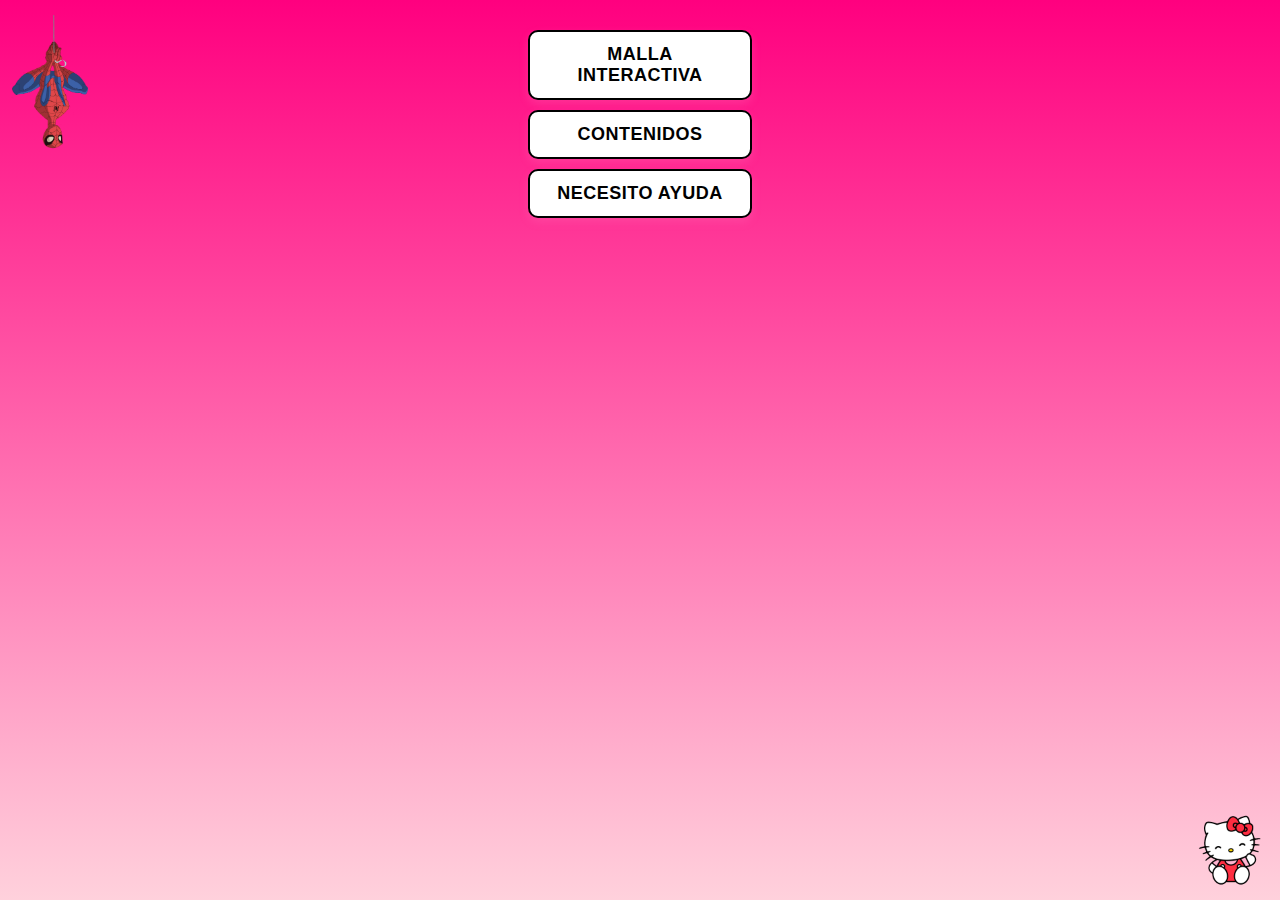
<file: index.html>
<!DOCTYPE html>
<html lang="es">
<head>
  <!-- Favicon general -->
  <link rel="icon" href="icon.png.jpeg" type="image/png">
  <!-- Apple Touch Icon para iOS -->
  <link rel="apple-touch-icon" href="icon.png.jpeg">
  <meta charset="UTF-8" />
  <meta name="viewport" content="width=device-width, initial-scale=1.0"/>
  <title>Malla Interactiva</title>
  <link rel="stylesheet" href="css/style.css">
  <link href="https://fonts.googleapis.com/css2?family=Roboto:wght@400;700&display=swap" rel="stylesheet">
</head>
<body class="index-body"> 
  <img src="img/imagen2.png" class="imagen-izquierda">
  <img src="img/imagen1.gif" class="imagen-derecha">

  <div class="contenedor-botones">
    <button onclick="location.href='malla.html'">MALLA INTERACTIVA</button>
    <button onclick="location.href='contenidos.html'">CONTENIDOS</button>
    <button onclick="location.href='ayuda.html'">NECESITO AYUDA</button>
  </div>
</body>
</html>
</file>
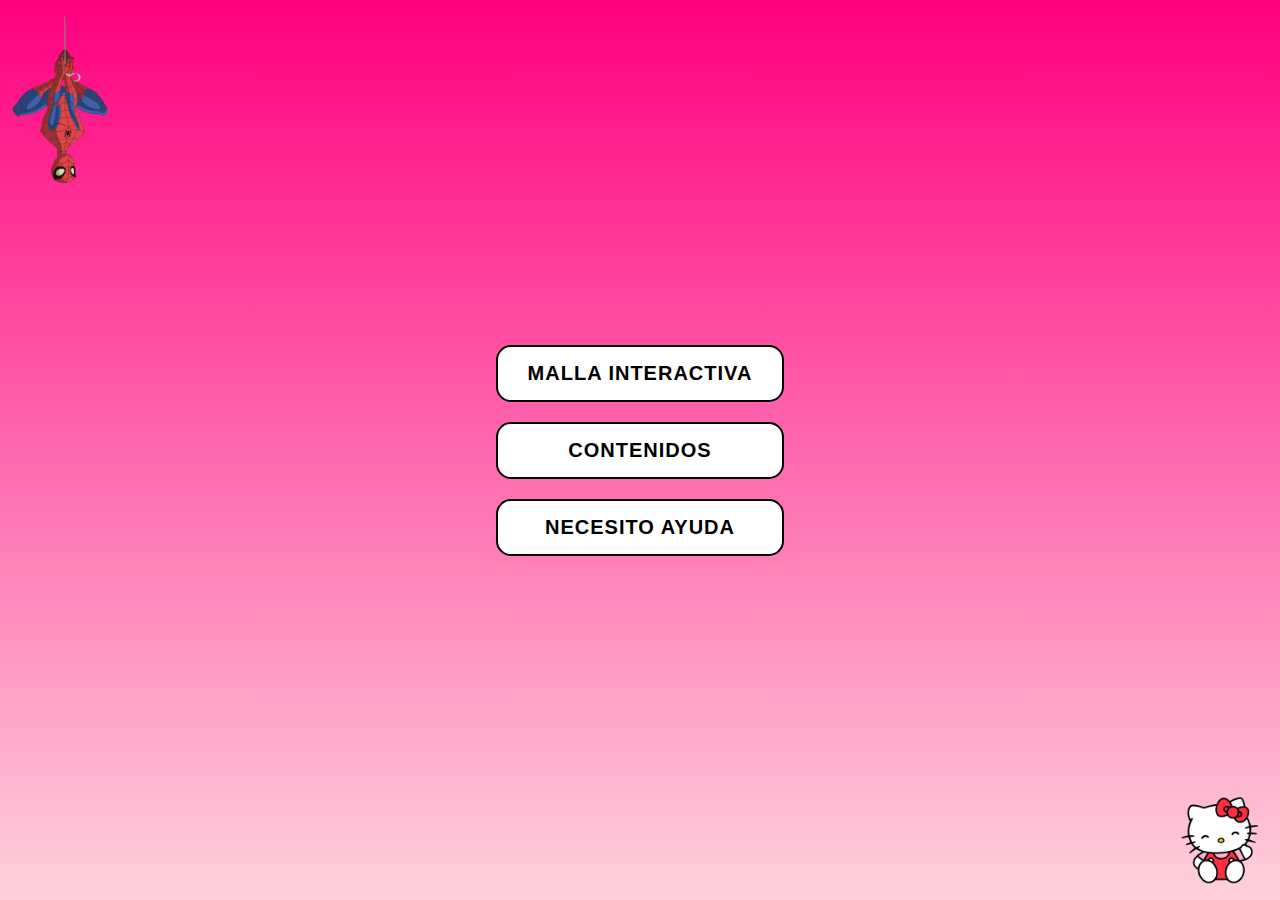
<file: Malla Interactiva Alondrita/index.html>
<!DOCTYPE html>
<html lang="es">
<head>
  <meta charset="UTF-8" />
  <meta name="viewport" content="width=device-width, initial-scale=1.0"/>
  <title>Malla Interactiva</title>
  <link rel="stylesheet" href="css/style.css">
  <link href="https://fonts.googleapis.com/css2?family=Roboto:wght@400;700&display=swap" rel="stylesheet">
</head>
<body>
  <img src="img/imagen2.png" class="imagen-izquierda">
  <img src="img/imagen1.gif" class="imagen-derecha">

  <div class="contenedor-botones">
    <button onclick="location.href='malla.html'">MALLA INTERACTIVA</button>
    <button onclick="location.href='contenidos.html'">CONTENIDOS</button>
    <button onclick="location.href='ayuda.html'">NECESITO AYUDA</button>
  </div>
</body>
</html>
</file>
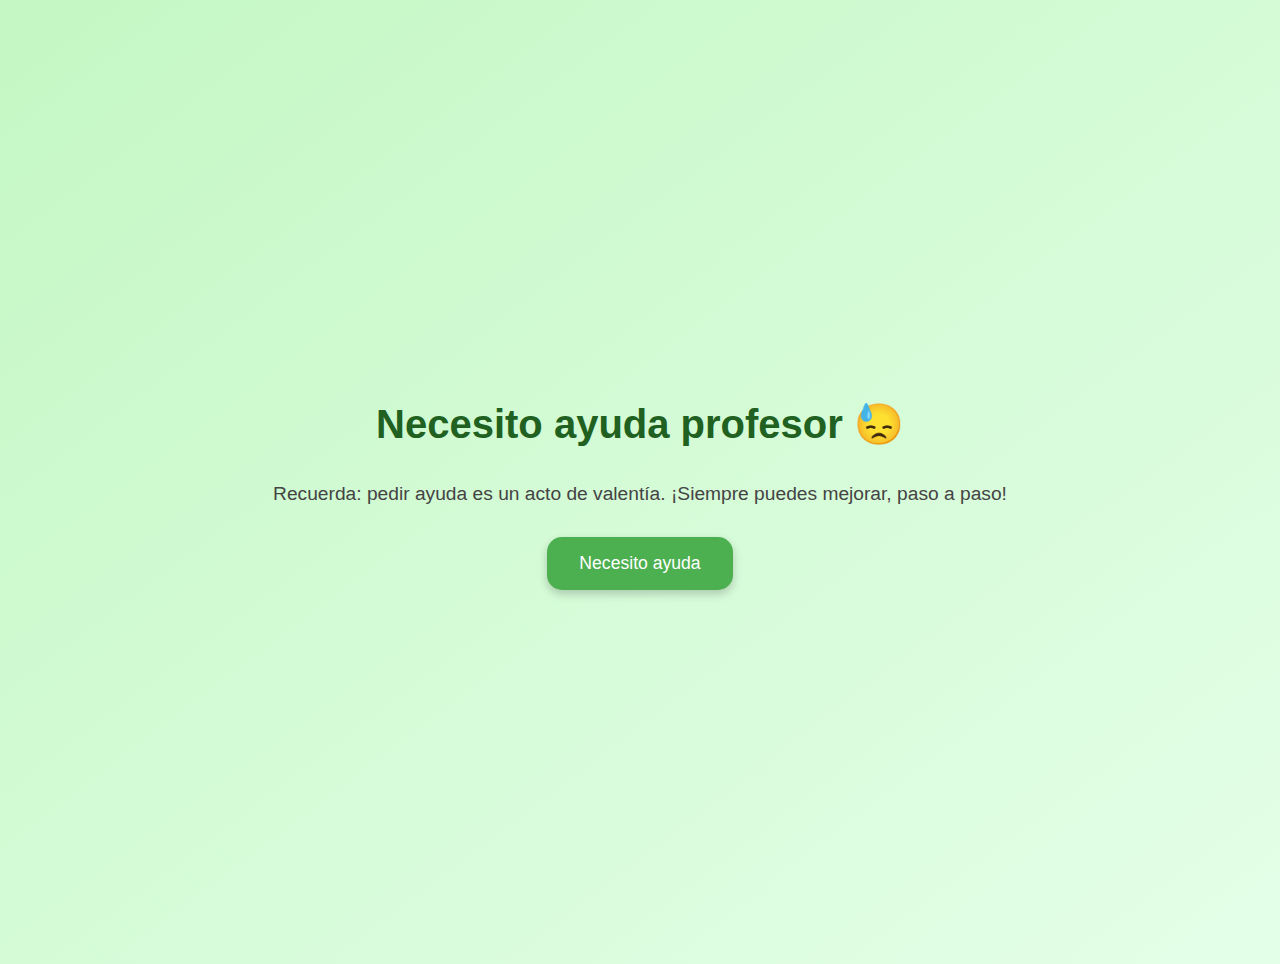
<file: ayuda.html>
<!DOCTYPE html>
<html lang="es">
<head>
  <meta charset="UTF-8" />
  <meta name="viewport" content="width=device-width, initial-scale=1.0"/>
  <title>Ayuda</title>
  <style>
    body {
      margin: 0;
      font-family: "Segoe UI", sans-serif;
      background: linear-gradient(to bottom right, #c4f7c4, #e4ffe8);
      display: flex;
      flex-direction: column;
      align-items: center;
      justify-content: center;
      height: 100vh;
      text-align: center;
      padding: 2rem;
    }

    h1 {
      font-size: 2.5rem;
      color: #206020;
      margin-bottom: 1rem;
    }

    p {
      font-size: 1.2rem;
      color: #444;
      margin-bottom: 2rem;
    }

    .boton-ayuda {
      background-color: #4caf50;
      color: white;
      padding: 1rem 2rem;
      border: none;
      border-radius: 15px;
      font-size: 1.1rem;
      cursor: pointer;
      box-shadow: 0 4px 10px rgba(0,0,0,0.2);
      transition: all 0.3s ease;
      text-decoration: none;
    }

    .boton-ayuda:hover {
      background-color: #45a049;
      transform: scale(1.05);
    }
  </style>
</head>
<body>

  <h1>Necesito ayuda profesor 😓</h1>
  <p>Recuerda: pedir ayuda es un acto de valentía. ¡Siempre puedes mejorar, paso a paso!</p>

  <a class="boton-ayuda" 
     href="https://wa.me/56973039959?text=Hola%20Profesor%20Jaque%2C%20me%20gustar%C3%ADa%20que%20me%20ayudaras%20a%20entender%20mejor%20matem%C3%A1ticas.%20%C2%A1Te%20agradecer%C3%ADa%20mucho%20tu%20apoyo!">
     Necesito ayuda
  </a>

</body>
</html>
</file>
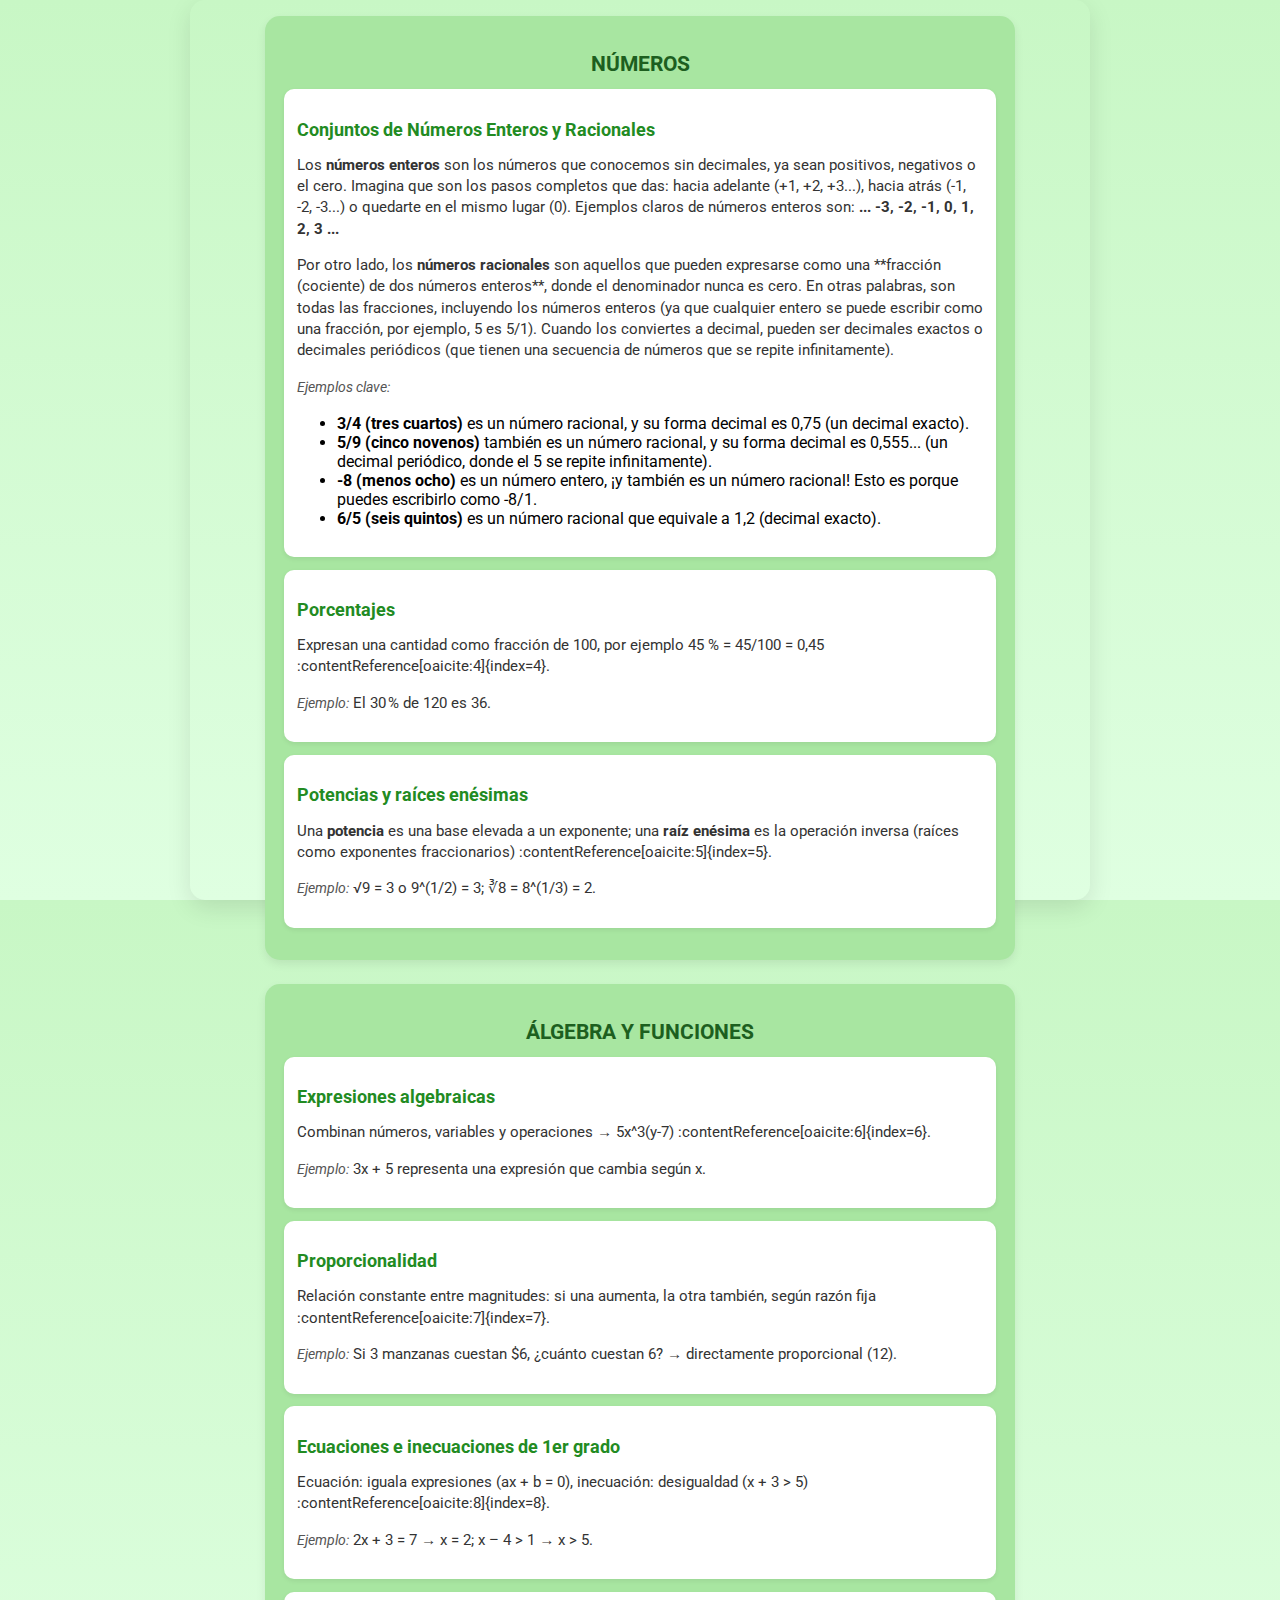
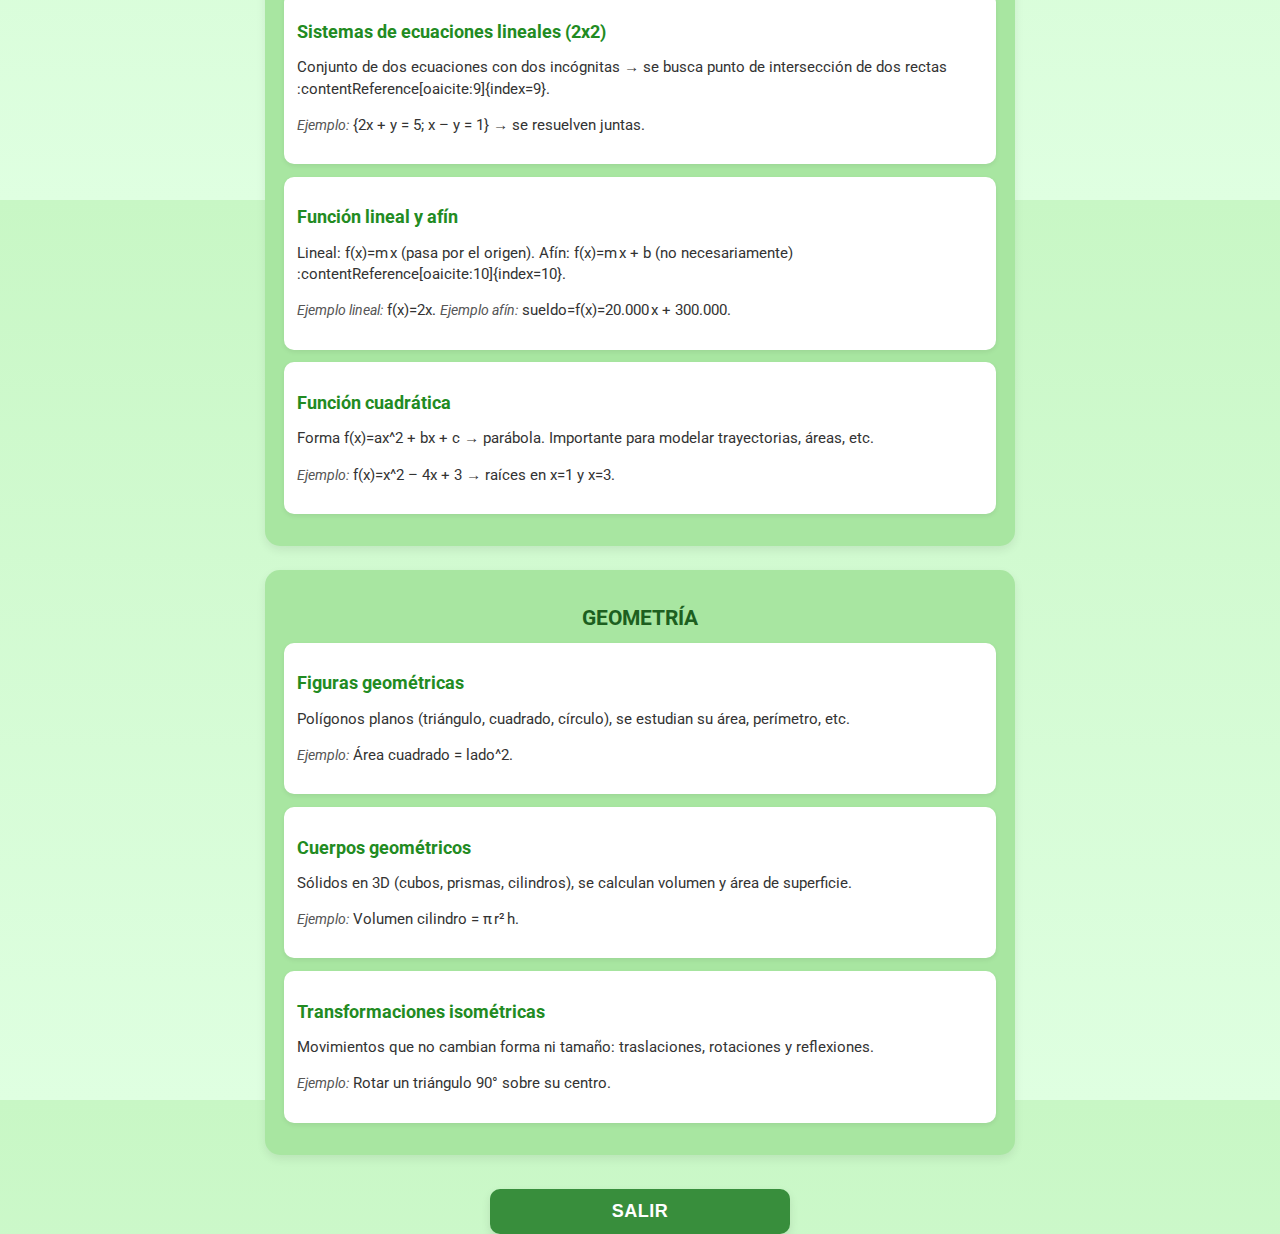
<file: contenidos.html>
<!DOCTYPE html>
<html lang="es">
<head>
  <meta charset="UTF-8">
  <meta name="viewport" content="width=device-width,initial-scale=1.0">
  <title>Contenidos</title>
  <link rel="stylesheet" href="css/style.css">
  <link href="https://fonts.googleapis.com/css2?family=Roboto:wght@400;700&display=swap" rel="stylesheet">
</head>
<body class="main-content">

  <!-- Números -->
  <div class="content-section">
    <h2>NÚMEROS</h2>
    <div class="content-card">
      <h3>Conjuntos de Números Enteros y Racionales</h3>
        <p>
          Los <strong>números enteros</strong> son los números que conocemos sin decimales, ya sean positivos, negativos o el cero. Imagina que son los pasos completos que das: hacia adelante (+1, +2, +3...), hacia atrás (-1, -2, -3...) o quedarte en el mismo lugar (0).
          Ejemplos claros de números enteros son: <strong>... -3, -2, -1, 0, 1, 2, 3 ...</strong>
        </p>
        <p>
          Por otro lado, los <strong>números racionales</strong> son aquellos que pueden expresarse como una **fracción (cociente) de dos números enteros**, donde el denominador nunca es cero. En otras palabras, son todas las fracciones, incluyendo los números enteros (ya que cualquier entero se puede escribir como una fracción, por ejemplo, 5 es 5/1). Cuando los conviertes a decimal, pueden ser decimales exactos o decimales periódicos (que tienen una secuencia de números que se repite infinitamente).
        </p>
        <p>
          <em>Ejemplos clave:</em>
          <ul>
            <li><strong>3/4 (tres cuartos)</strong> es un número racional, y su forma decimal es 0,75 (un decimal exacto).</li>
            <li><strong>5/9 (cinco novenos)</strong> también es un número racional, y su forma decimal es 0,555... (un decimal periódico, donde el 5 se repite infinitamente).</li>
            <li><strong>-8 (menos ocho)</strong> es un número entero, ¡y también es un número racional! Esto es porque puedes escribirlo como -8/1.</li>
            <li><strong>6/5 (seis quintos)</strong> es un número racional que equivale a 1,2 (decimal exacto).</li>
          </ul>
        </p>
    </div>
    <div class="content-card">
      <h3>Porcentajes</h3>
      <p>Expresan una cantidad como fracción de 100, por ejemplo 45 % = 45/100 = 0,45 :contentReference[oaicite:4]{index=4}.</p>
      <p><em>Ejemplo:</em> El 30 % de 120 es 36.</p>
    </div>
    <div class="content-card">
      <h3>Potencias y raíces enésimas</h3>
      <p>Una <strong>potencia</strong> es una base elevada a un exponente; una <strong>raíz enésima</strong> es la operación inversa (raíces como exponentes fraccionarios) :contentReference[oaicite:5]{index=5}.</p>
      <p><em>Ejemplo:</em> √9 = 3 o 9^(1/2) = 3; ∛8 = 8^(1/3) = 2.</p>
    </div>
  </div>

  <!-- Álgebra y funciones -->
  <div class="content-section">
    <h2>ÁLGEBRA Y FUNCIONES</h2>
    <div class="content-card">
      <h3>Expresiones algebraicas</h3>
      <p>Combinan números, variables y operaciones → 5x^3(y‑7) :contentReference[oaicite:6]{index=6}.</p>
      <p><em>Ejemplo:</em> 3x + 5 representa una expresión que cambia según x.</p>
    </div>
    <div class="content-card">
      <h3>Proporcionalidad</h3>
      <p>Relación constante entre magnitudes: si una aumenta, la otra también, según razón fija :contentReference[oaicite:7]{index=7}.</p>
      <p><em>Ejemplo:</em> Si 3 manzanas cuestan $6, ¿cuánto cuestan 6? → directamente proporcional (12).</p>
    </div>
    <div class="content-card">
      <h3>Ecuaciones e inecuaciones de 1er grado</h3>
      <p>Ecuación: iguala expresiones (ax + b = 0), inecuación: desigualdad (x + 3 > 5) :contentReference[oaicite:8]{index=8}.</p>
      <p><em>Ejemplo:</em> 2x + 3 = 7 → x = 2; x – 4 &gt; 1 → x &gt; 5.</p>
    </div>
    <div class="content-card">
      <h3>Sistemas de ecuaciones lineales (2x2)</h3>
      <p>Conjunto de dos ecuaciones con dos incógnitas → se busca punto de intersección de dos rectas :contentReference[oaicite:9]{index=9}.</p>
      <p><em>Ejemplo:</em> {2x + y = 5; x – y = 1} → se resuelven juntas.</p>
    </div>
    <div class="content-card">
      <h3>Función lineal y afín</h3>
      <p>Lineal: f(x)=m x (pasa por el origen). Afín: f(x)=m x + b (no necesariamente) :contentReference[oaicite:10]{index=10}.</p>
      <p><em>Ejemplo lineal:</em> f(x)=2x. <em>Ejemplo afín:</em> sueldo=f(x)=20.000 x + 300.000.</p>
    </div>
    <div class="content-card">
      <h3>Función cuadrática</h3>
      <p>Forma f(x)=ax^2 + bx + c → parábola. Importante para modelar trayectorias, áreas, etc.</p>
      <p><em>Ejemplo:</em> f(x)=x^2 – 4x + 3 → raíces en x=1 y x=3.</p>
    </div>
  </div>

  <!-- Geometría -->
  <div class="content-section">
    <h2>GEOMETRÍA</h2>
    <div class="content-card">
      <h3>Figuras geométricas</h3>
      <p>Polígonos planos (triángulo, cuadrado, círculo), se estudian su área, perímetro, etc.</p>
      <p><em>Ejemplo:</em> Área cuadrado = lado^2.</p>
    </div>
    <div class="content-card">
      <h3>Cuerpos geométricos</h3>
      <p>Sólidos en 3D (cubos, prismas, cilindros), se calculan volumen y área de superficie.</p>
      <p><em>Ejemplo:</em> Volumen cilindro = π r² h.</p>
    </div>
    <div class="content-card">
      <h3>Transformaciones isométricas</h3>
      <p>Movimientos que no cambian forma ni tamaño: traslaciones, rotaciones y reflexiones.</p>
      <p><em>Ejemplo:</em> Rotar un triángulo 90° sobre su centro.</p>
    </div>
  </div>

  <button class="btn-salir" onclick="location.href='index.html'">SALIR</button>
</body>
</html>
</file>
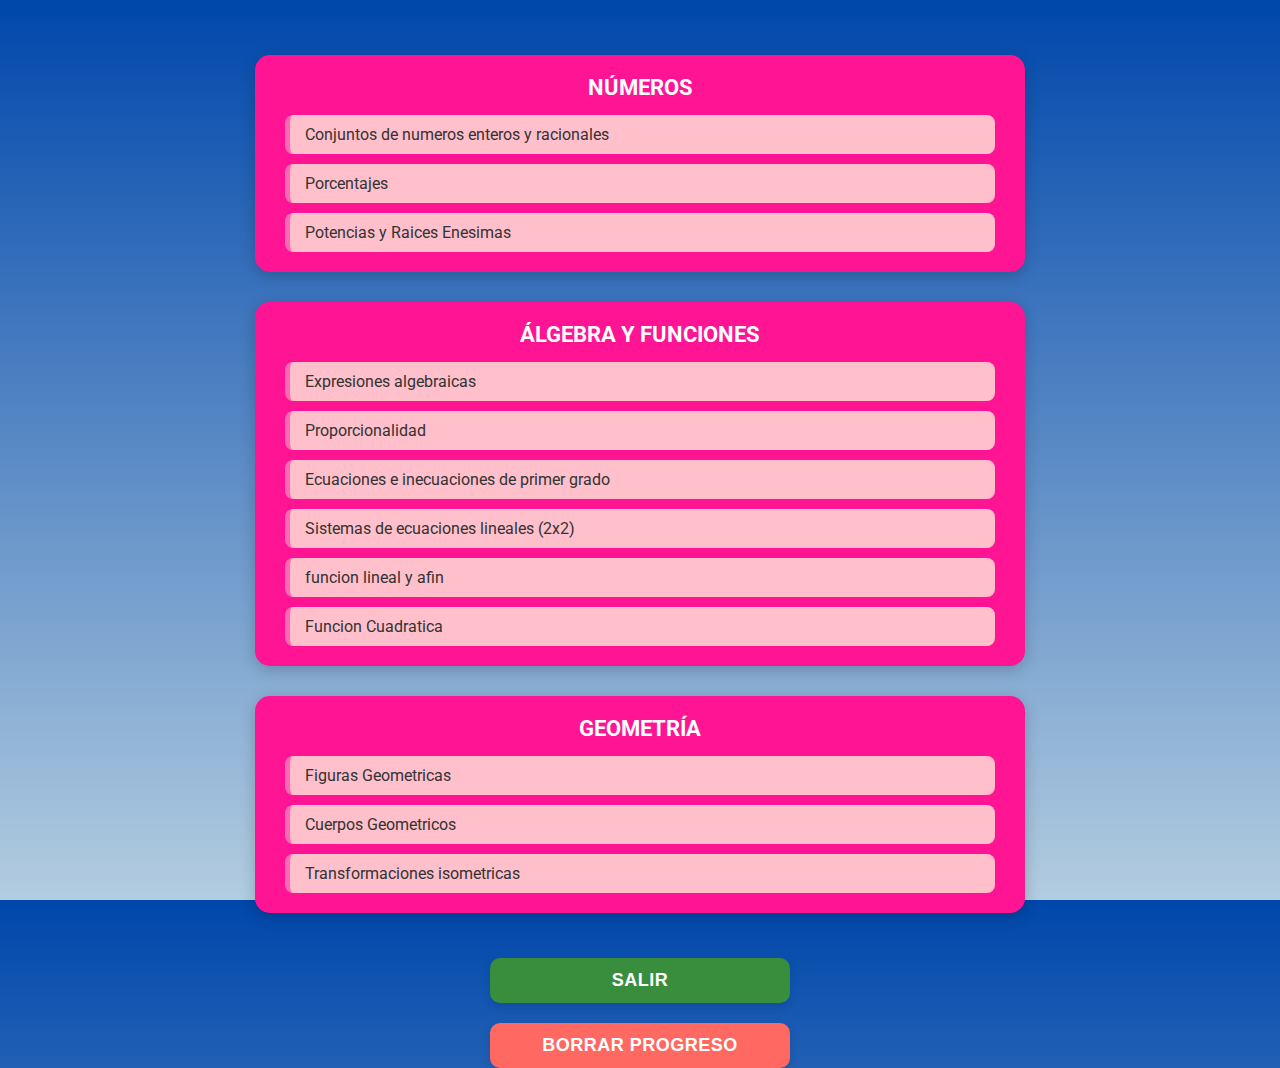
<file: malla.html>
<!DOCTYPE html>
<html lang="es">
<head>
  <meta charset="UTF-8" />
  <meta name="viewport" content="width=device-width, initial-scale=1.0"/>
  <title>Malla Interactiva</title>
  <link rel="stylesheet" href="css/style.css" />
  <link href="https://fonts.googleapis.com/css2?family=Roboto:wght@400;700&display=swap" rel="stylesheet">
</head>
<body class="malla-body">
  <div class="contenedor-malla" id="contenedorMalla">
    <!-- Aquí se inyectarán los contenidos dinámicamente -->
  </div>

  <button class="btn-salir" onclick="location.href='index.html'">SALIR</button>

  <button class="btn-borrar" id="btnBorrar">BORRAR PROGRESO</button>

  <script src="js/malla.js"></script>
</body>
</html>
</file>
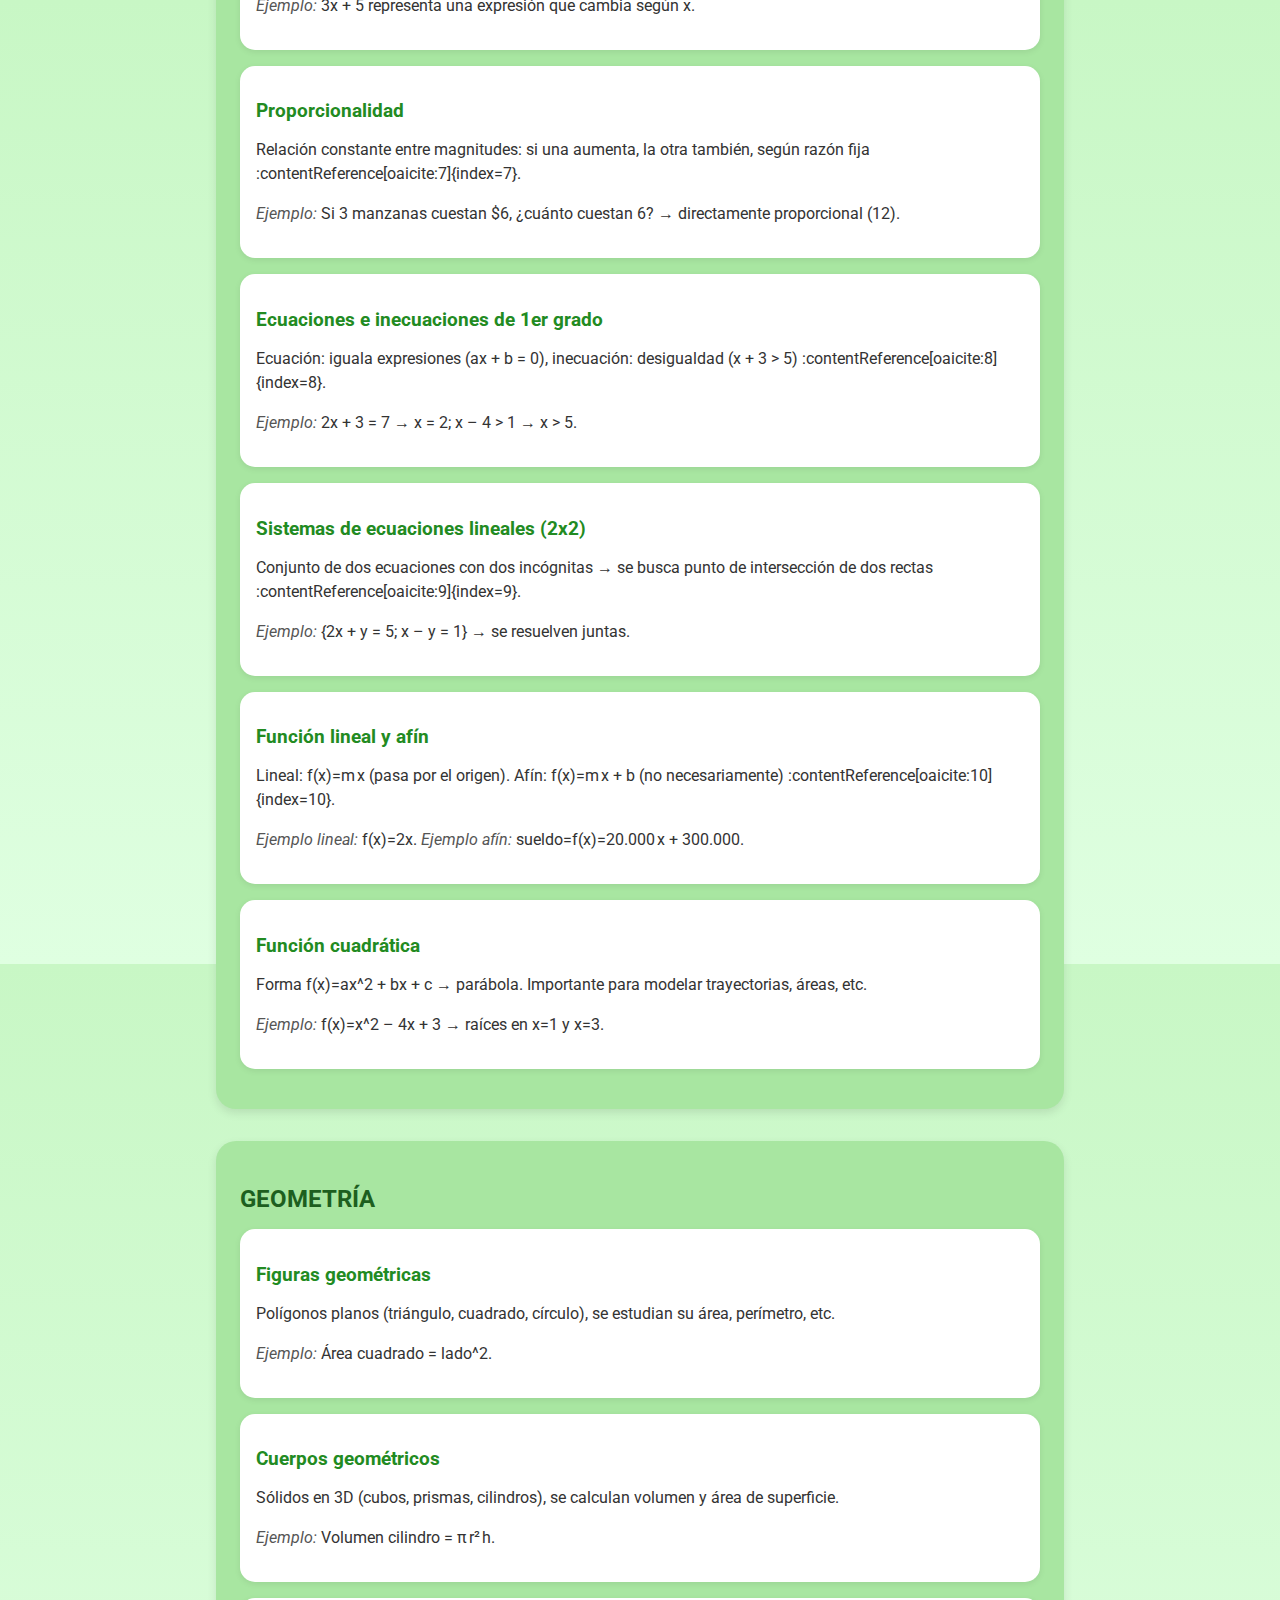
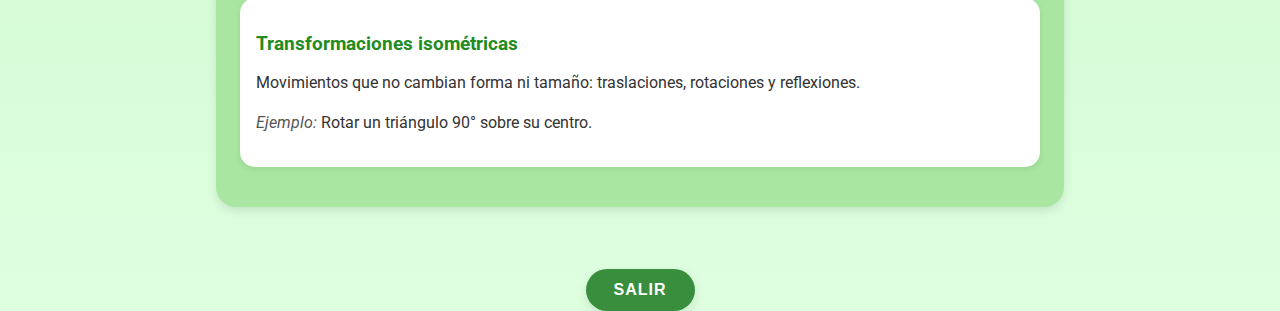
<file: Malla Interactiva Alondrita/contenidos.html>
<!DOCTYPE html>
<html lang="es">
<head>
  <meta charset="UTF-8">
  <meta name="viewport" content="width=device-width,initial-scale=1.0">
  <title>Contenidos</title>
  <link rel="stylesheet" href="css/style.css">
  <link href="https://fonts.googleapis.com/css2?family=Roboto:wght@400;700&display=swap" rel="stylesheet">
</head>
<body class="main-content">

  <!-- Números -->
  <div class="content-section">
    <h2>NÚMEROS</h2>
    <div class="content-card">
      <h3>Conjuntos de números enteros y racionales</h3>
      <p>Los <strong>números enteros</strong> son ...; los <strong>racionales</strong> se expresan como cociente de dos enteros, por ejemplo ¾ = 0,75 o 5/9 = 0,555… :contentReference[oaicite:3]{index=3}.</p>
      <p><em>Ejemplo:</em> –8 es entero. 6/5 = 1,2 y 5/9 = 0,555… periódicos.</p>
    </div>
    <div class="content-card">
      <h3>Porcentajes</h3>
      <p>Expresan una cantidad como fracción de 100, por ejemplo 45 % = 45/100 = 0,45 :contentReference[oaicite:4]{index=4}.</p>
      <p><em>Ejemplo:</em> El 30 % de 120 es 36.</p>
    </div>
    <div class="content-card">
      <h3>Potencias y raíces enésimas</h3>
      <p>Una <strong>potencia</strong> es una base elevada a un exponente; una <strong>raíz enésima</strong> es la operación inversa (raíces como exponentes fraccionarios) :contentReference[oaicite:5]{index=5}.</p>
      <p><em>Ejemplo:</em> √9 = 3 o 9^(1/2) = 3; ∛8 = 8^(1/3) = 2.</p>
    </div>
  </div>

  <!-- Álgebra y funciones -->
  <div class="content-section">
    <h2>ÁLGEBRA Y FUNCIONES</h2>
    <div class="content-card">
      <h3>Expresiones algebraicas</h3>
      <p>Combinan números, variables y operaciones → 5x^3(y‑7) :contentReference[oaicite:6]{index=6}.</p>
      <p><em>Ejemplo:</em> 3x + 5 representa una expresión que cambia según x.</p>
    </div>
    <div class="content-card">
      <h3>Proporcionalidad</h3>
      <p>Relación constante entre magnitudes: si una aumenta, la otra también, según razón fija :contentReference[oaicite:7]{index=7}.</p>
      <p><em>Ejemplo:</em> Si 3 manzanas cuestan $6, ¿cuánto cuestan 6? → directamente proporcional (12).</p>
    </div>
    <div class="content-card">
      <h3>Ecuaciones e inecuaciones de 1er grado</h3>
      <p>Ecuación: iguala expresiones (ax + b = 0), inecuación: desigualdad (x + 3 > 5) :contentReference[oaicite:8]{index=8}.</p>
      <p><em>Ejemplo:</em> 2x + 3 = 7 → x = 2; x – 4 &gt; 1 → x &gt; 5.</p>
    </div>
    <div class="content-card">
      <h3>Sistemas de ecuaciones lineales (2x2)</h3>
      <p>Conjunto de dos ecuaciones con dos incógnitas → se busca punto de intersección de dos rectas :contentReference[oaicite:9]{index=9}.</p>
      <p><em>Ejemplo:</em> {2x + y = 5; x – y = 1} → se resuelven juntas.</p>
    </div>
    <div class="content-card">
      <h3>Función lineal y afín</h3>
      <p>Lineal: f(x)=m x (pasa por el origen). Afín: f(x)=m x + b (no necesariamente) :contentReference[oaicite:10]{index=10}.</p>
      <p><em>Ejemplo lineal:</em> f(x)=2x. <em>Ejemplo afín:</em> sueldo=f(x)=20.000 x + 300.000.</p>
    </div>
    <div class="content-card">
      <h3>Función cuadrática</h3>
      <p>Forma f(x)=ax^2 + bx + c → parábola. Importante para modelar trayectorias, áreas, etc.</p>
      <p><em>Ejemplo:</em> f(x)=x^2 – 4x + 3 → raíces en x=1 y x=3.</p>
    </div>
  </div>

  <!-- Geometría -->
  <div class="content-section">
    <h2>GEOMETRÍA</h2>
    <div class="content-card">
      <h3>Figuras geométricas</h3>
      <p>Polígonos planos (triángulo, cuadrado, círculo), se estudian su área, perímetro, etc.</p>
      <p><em>Ejemplo:</em> Área cuadrado = lado^2.</p>
    </div>
    <div class="content-card">
      <h3>Cuerpos geométricos</h3>
      <p>Sólidos en 3D (cubos, prismas, cilindros), se calculan volumen y área de superficie.</p>
      <p><em>Ejemplo:</em> Volumen cilindro = π r² h.</p>
    </div>
    <div class="content-card">
      <h3>Transformaciones isométricas</h3>
      <p>Movimientos que no cambian forma ni tamaño: traslaciones, rotaciones y reflexiones.</p>
      <p><em>Ejemplo:</em> Rotar un triángulo 90° sobre su centro.</p>
    </div>
  </div>

  <button class="btn-salir" onclick="location.href='index.html'">SALIR</button>
</body>
</html>
</file>
<file: css/style.css>
/* --- Base y Tipografía --- */
body {
    margin: 0;
    height: 100vh;
    background: linear-gradient(to bottom, #ff007f, #ffd1dc);
    font-family: 'Roboto', sans-serif; /* Usamos Roboto como se define en HTML */
    position: relative;
    display: flex; /* Usamos flexbox para centrar el contenido principal */
    flex-direction: column; /* Apila elementos verticalmente */
    align-items: center; /* Centra horizontalmente */
    justify-content: flex-start; /* Alinea al inicio del eje principal (vertical) */
    padding: 20px; /* Añadimos padding general para evitar que el contenido toque los bordes */
    box-sizing: border-box; /* Incluye padding y borde en el tamaño total del elemento */
}

/* La clase malla-body se aplica a la misma etiqueta body, por lo que las propiedades se sobrescribirán si es necesario */
.malla-body {
    background: linear-gradient(to bottom, #0047ab, #b3cde0); /* Fondo para la vista de malla */
    padding: 20px; /* Ajustado para móviles */
    box-sizing: border-box;
}

/* --- Imágenes Decorativas (si las usas) --- */
/* Las dejamos como absolutas, pero ajustamos sus posiciones y tamaños para móviles */
.imagen-izquierda {
    position: absolute;
    top: 10px;
    left: 10px;
    width: 80px; /* Ajustado para móviles */
    z-index: 10; /* Asegura que estén por encima de otros elementos */
}

.imagen-derecha {
    position: absolute;
    bottom: 10px;
    right: 10px;
    width: 80px; /* Ajustado para móviles */
    z-index: 10;
}

/* --- Contenedor Principal de la Malla --- */
.contenedor-malla {
    display: flex;
    flex-direction: column; /* Asegura que los bloques se apilen verticalmente */
    gap: 30px; /* Espacio entre bloques */
    width: 100%; /* Ocupa todo el ancho disponible */
    max-width: 800px; /* Ancho máximo para pantallas grandes */
    margin: 20px auto; /* Centra el contenedor y añade margen vertical */
    padding: 15px; /* Padding interno */
    box-sizing: border-box;
}

/* --- Bloques de Contenido Principal (Bloque Nivel 1) --- */
.bloque-contenido {
    background-color: #ff1493; /* Rosa brillante */
    color: white;
    padding: 20px; /* Ajustado para móviles */
    border-radius: 15px;
    box-shadow: 0 4px 15px rgba(0, 0, 0, 0.2);
    font-size: 22px; /* Ajustado para móviles */
    font-weight: bold;
    transition: opacity 0.3s, transform 0.3s;
    position: relative;
    text-align: center; /* Centra el texto dentro del bloque */
}

.bloque-contenido:hover {
    transform: translateY(-5px); /* Efecto sutil al pasar el ratón */
}

.bloque-contenido.opaco {
    opacity: 0.4;
}

/* --- Subcontenidos (Elementos anidados) --- */
.subcontenidos {
    margin-top: 15px; /* Espacio superior */
    display: flex;
    flex-direction: column; /* Apila los subcontenidos verticalmente */
    gap: 10px; /* Espacio entre subcontenidos */
    padding: 0 10px; /* Pequeño padding horizontal para alinear con el bloque padre */
}

.subcontenido {
    background-color: #ffc0cb; /* Rosa claro */
    color: #333;
    padding: 10px 15px; /* Ajustado para móviles */
    border-radius: 8px;
    cursor: pointer;
    transition: all 0.2s;
    font-size: 16px; /* Ajustado para móviles */
    font-weight: normal;
    border-left: 5px solid #ff69b4; /* Borde decorativo */
    text-align: left; /* Alinea el texto a la izquierda */
}

.subcontenido:hover {
    background-color: #fbb6c1;
    transform: translateX(5px); /* Efecto al pasar el ratón */
}

.subcontenido.opaco {
    opacity: 0.4;
}

/* --- Botones Globales (SALIR, BORRAR PROGRESO) --- */
button {
    padding: 12px 25px; /* Ajustado para móviles */
    font-size: 18px; /* Ajustado para móviles */
    background-color: white;
    color: black;
    border: 2px solid #000000;
    border-radius: 10px; /* Más redondeado */
    cursor: pointer;
    transition: all 0.3s ease;
    box-shadow: 0 4px 8px rgba(255, 105, 180, 0.3);
    font-weight: bold;
    letter-spacing: 0.5px;
    width: 90%; /* Ocupa un buen porcentaje del ancho */
    max-width: 300px; /* Ancho máximo */
    margin: 10px auto; /* Centra y añade margen vertical */
    display: block; /* Asegura que cada botón esté en su propia línea */
}

button:hover {
    background-color: #ff69b4;
    color: white;
    box-shadow: 0 6px 12px rgba(255, 105, 180, 0.5);
    transform: scale(1.03); /* Efecto sutil */
}

/* Estilos específicos para btn-salir */
.btn-salir {
    background-color: #388e3c; /* Verde */
    color: white;
    border: none; /* Quitamos el borde para un look más moderno */
    box-shadow: 0 4px 10px rgba(0,0,0,0.1);
}

.btn-salir:hover {
    background-color: #2e7d32; /* Verde más oscuro al pasar el ratón */
}

/* Estilos específicos para btn-borrar */
.btn-borrar {
    background-color: #ff6961; /* Rojo */
    color: white;
    border: none; /* Quitamos el borde */
    box-shadow: 0 4px 10px rgba(0,0,0,0.1);
}

.btn-borrar:hover {
    background-color: #ee5c55; /* Rojo más oscuro al pasar el ratón */
}

/* --- Página de Contenido (contenido-page) --- */
/* Si tienes una página de contenido separada, se aplicarán estos estilos */
body.contenido-page {
    background: linear-gradient(to bottom, #b2fab4, #d0f5c3, #ecffe8); /* Verde pastel */
    padding: 30px 15px; /* Ajuste de padding para móviles */
    display: block; /* Asegura que el body se comporte normalmente aquí */
}

.main-content {
    display: flex;
    flex-direction: column; /* Apila las secciones verticalmente */
    align-items: center;
    padding: 1rem;
    gap: 1.5rem; /* Espacio entre secciones */
    background: linear-gradient(to bottom, #c8f7c5, #dfffe1); /* Fondo claro para el contenido */
    max-width: 900px; /* Ancho máximo */
    margin: 0 auto; /* Centra el contenido */
    border-radius: 15px; /* Bordes redondeados para el contenedor principal */
    box-shadow: 0 8px 25px rgba(0, 0, 0, 0.1);
}

.content-section {
    background-color: #a8e6a1; /* Verde */
    border-radius: 15px; /* Menos redondeado para que se vea mejor */
    padding: 1.2rem;
    width: 100%; /* Ocupa el 100% del contenedor padre */
    max-width: 750px; /* Ancho máximo para las secciones */
    box-shadow: 0 4px 10px rgba(0, 0, 0, 0.08);
    box-sizing: border-box;
}

.content-section h2 {
    font-size: 1.3rem; /* Ajustado */
    color: #1d5f1f;
    margin-bottom: 0.8rem;
    text-align: center; /* Centra los títulos de sección */
}

.content-card {
    background-color: white;
    border-radius: 10px; /* Menos redondeado */
    padding: 0.8rem; /* Menos padding */
    margin-bottom: 0.8rem; /* Menos margen */
    box-shadow: 0 2px 5px rgba(0, 0, 0, 0.07);
}

.content-card h3 {
    color: #228b22;
    margin-bottom: 0.4rem;
    font-size: 1.1rem; /* Ajustado */
}

.content-card p {
    color: #333;
    line-height: 1.4; /* Ajustado */
    font-size: 0.95rem; /* Ajustado */
}

.content-card em {
    color: #555;
    font-size: 0.9rem; /* Ajustado */
}

/* Bloques de Información (posiblemente para la página de contenido) */
.bloque-info {
    background-color: #66bb6a; /* Verde académico */
    color: white;
    padding: 25px; /* Ajustado */
    border-radius: 12px; /* Ajustado */
    margin-bottom: 30px; /* Ajustado */
    box-shadow: 0 6px 15px rgba(0, 0, 0, 0.1);
    transition: transform 0.2s ease;
    width: 100%;
    max-width: 800px;
    box-sizing: border-box;
}

.bloque-info:hover {
    transform: translateY(-3px);
}

.subinfo {
    background-color: #f1f8e9;
    color: #333;
    padding: 15px; /* Ajustado */
    margin-top: 15px; /* Ajustado */
    border-radius: 8px; /* Ajustado */
    box-shadow: 0 3px 8px rgba(0, 0, 0, 0.04);
}

.subinfo h3 {
    margin: 0 0 8px;
    font-size: 18px; /* Ajustado */
    color: #33691e;
}

.subinfo p {
    margin: 0;
    font-size: 15px; /* Ajustado */
    line-height: 1.4;
}

/* --- Media Queries para Móviles --- */
@media (max-width: 768px) { /* Un breakpoint un poco más generoso */
    body {
        padding: 15px; /* Reducimos el padding general */
    }

    .imagen-izquierda, .imagen-derecha {
        width: 60px; /* Más pequeños en pantallas muy chicas */
        top: 5px;
        left: 5px;
        bottom: 5px;
        right: 5px;
    }

    .contenedor-malla {
        gap: 20px; /* Reducimos el espacio entre bloques */
        padding: 10px;
    }

    .bloque-contenido {
        font-size: 18px;
        padding: 15px;
    }

    .subcontenidos {
        gap: 8px; /* Reducimos el espacio entre subcontenidos */
        padding: 0 5px;
    }

    .subcontenido {
        font-size: 15px;
        padding: 8px 12px;
        border-left-width: 3px; /* Borde más delgado */
    }

    button, .btn-salir, .btn-borrar {
        font-size: 16px;
        padding: 10px 15px;
        width: 95%; /* Ocupa más ancho en móviles */
        max-width: 280px; /* Límite */
    }

    .main-content {
        padding: 0.8rem;
        gap: 1rem;
    }

    .content-section {
        padding: 1rem;
    }

    .content-section h2 {
        font-size: 1.2rem;
    }

    .content-card {
        padding: 0.7rem;
        margin-bottom: 0.7rem;
    }

    .content-card h3 {
        font-size: 1rem;
    }

    .content-card p {
        font-size: 0.9rem;
    }

    .subinfo h3 {
        font-size: 16px;
    }

    .subinfo p {
        font-size: 14px;
    }
}
</file>
<file: Malla Interactiva Alondrita/css/style.css>
body {
  margin: 0;
  height: 100vh;
  background: linear-gradient(to bottom, #ff007f, #ffd1dc);
  font-family: 'Arial', sans-serif;
  position: relative;
  display: flex;
  align-items: center;
  justify-content: center;
}
body, .malla-body, .contenido-page {
  font-family: 'Roboto', sans-serif;
}


.imagen-izquierda {
  position: absolute;
  top: 10px;
  left: 10px;
  width: 100px;
}

.imagen-derecha {
  position: absolute;
  bottom: 10px;
  right: 10px;
  width: 100px;
}

.contenedor-botones {
  display: flex;
  flex-direction: column;
  gap: 20px;
}

button {
  padding: 15px 30px;
  font-size: 20px;
  background-color: white;
  color: black;
  border: 2px solid #000000;
  border-radius: 15px;
  cursor: pointer;
  transition: all 0.3s ease;
  box-shadow: 0 4px 8px rgba(255, 105, 180, 0.3);
  font-weight: bold;
  letter-spacing: 1px;
}

button:hover {
  background-color: #ff69b4;
  color: white;
  box-shadow: 0 6px 12px rgba(255, 105, 180, 0.5);
  transform: scale(1.05);
}
.malla-body {
  margin: 0;
  padding: 40px;
  background: linear-gradient(to bottom, #0047ab, #b3cde0);
  font-family: 'Arial', sans-serif;
}

.contenedor-malla {
  display: flex;
  flex-direction: column;
  gap: 40px;
  max-width: 800px;
  margin: 0 auto;
  padding: 30px;
}

.bloque-contenido {
  background-color: #ff1493;
  color: white;
  padding: 25px 30px;
  border-radius: 15px;
  box-shadow: 0 4px 20px rgba(0, 0, 0, 0.2);
  font-size: 24px;
  font-weight: bold;
  transition: opacity 0.3s, transform 0.3s;
  position: relative;
}

.bloque-contenido:hover {
  transform: translateY(-2px);
}

.bloque-contenido.opaco {
  opacity: 0.4;
}

.subcontenidos {
  margin-top: 20px;
  display: flex;
  flex-direction: column;
  gap: 12px;
}

.subcontenidos {
  margin-top: 20px;
  display: flex;
  flex-direction: column;
  gap: 12px;
}
.subcontenido {
  background-color: #ffc0cb;
  color: #333;
  padding: 12px 18px;
  border-radius: 8px;
  cursor: pointer;
  transition: all 0.2s;
  font-size: 18px;
  font-weight: normal;
  border-left: 5px solid #ff69b4;
}

.subcontenido:hover {
  background-color: #fbb6c1;
}

.subcontenido.opaco {
  opacity: 0.4;
}

.btn-salir {
  display: block;
  margin: 60px auto 0;
  padding: 12px 30px;
  background-color: white;
  color: #0047ab;
  border: 2px solid #0047ab;
  border-radius: 10px;
  font-size: 18px;
  cursor: pointer;
  font-weight: bold;
  transition: all 0.3s ease;
}

.btn-salir {
  background-color: #388e3c;
  color: white;
  padding: 12px 28px;
  border: none;
  border-radius: 30px;
  cursor: pointer;
  font-size: 16px;
  margin: 30px auto;
  display: block;
  box-shadow: 0 4px 12px rgba(0,0,0,0.1);
  transition: background-color 0.3s;
}

.btn-borrar {
  display: block;
  margin: 20px auto 0;
  padding: 12px 30px;
  background-color: #ff6961;
  color: white;
  border: none;
  border-radius: 10px;
  font-size: 18px;
  cursor: pointer;
  font-weight: bold;
  transition: background 0.3s;
}
.btn-borrar:hover {
  background-color: #ee5c55;
}

body.contenido-page {
  margin: 0;
  padding: 60px 20px;
  font-family: 'Segoe UI', sans-serif;
  background: linear-gradient(to bottom, #b2fab4, #d0f5c3, #ecffe8); /* Verde pastel */
}   

.bloque-info {
  background-color: #66bb6a; /* Verde académico */
  color: white;
  padding: 30px;
  border-radius: 16px;
  margin-bottom: 40px;
  box-shadow: 0 8px 20px rgba(0, 0, 0, 0.15);
  transition: transform 0.2s ease;
}


.bloque-info:hover {
  transform: translateY(-4px);
}

.subinfo {
  background-color: #f1f8e9;
  color: #333;
  padding: 20px;
  margin-top: 20px;
  border-radius: 10px;
  box-shadow: 0 4px 10px rgba(0, 0, 0, 0.05);
}

.subinfo h3 {
  margin: 0 0 10px;
  font-size: 20px;
  color: #33691e;
}


.subinfo p {
  margin: 0;
  font-size: 16px;
  line-height: 1.5;
}
/* Contenedor general */
.main-content {
  display: flex;
  flex-direction: column;
  align-items: center;
  padding: 2rem;
  gap: 2rem;
  background: linear-gradient(to bottom, #c8f7c5, #dfffe1);
}

/* Sección de cada categoría */
.content-section {
  background-color: #a8e6a1;
  border-radius: 20px;
  padding: 1.5rem;
  width: 90%;
  max-width: 800px;
  box-shadow: 0 4px 10px rgba(0, 0, 0, 0.1);
}

/* Título de sección */
.content-section h2 {
  font-size: 1.5rem;
  color: #1d5f1f;
  margin-bottom: 1rem;
}

/* Tarjeta de contenido */
.content-card {
  background-color: white;
  border-radius: 15px;
  padding: 1rem;
  margin-bottom: 1rem;
  box-shadow: 0 2px 6px rgba(0, 0, 0, 0.08);
}

/* Subtítulo del contenido */
.content-card h3 {
  color: #228b22;
  margin-bottom: 0.5rem;
}

/* Ejemplos o descripción */
.content-card p {
  color: #333;
  line-height: 1.5;
}

.content-card em {
  color: #555;
}
</file>
